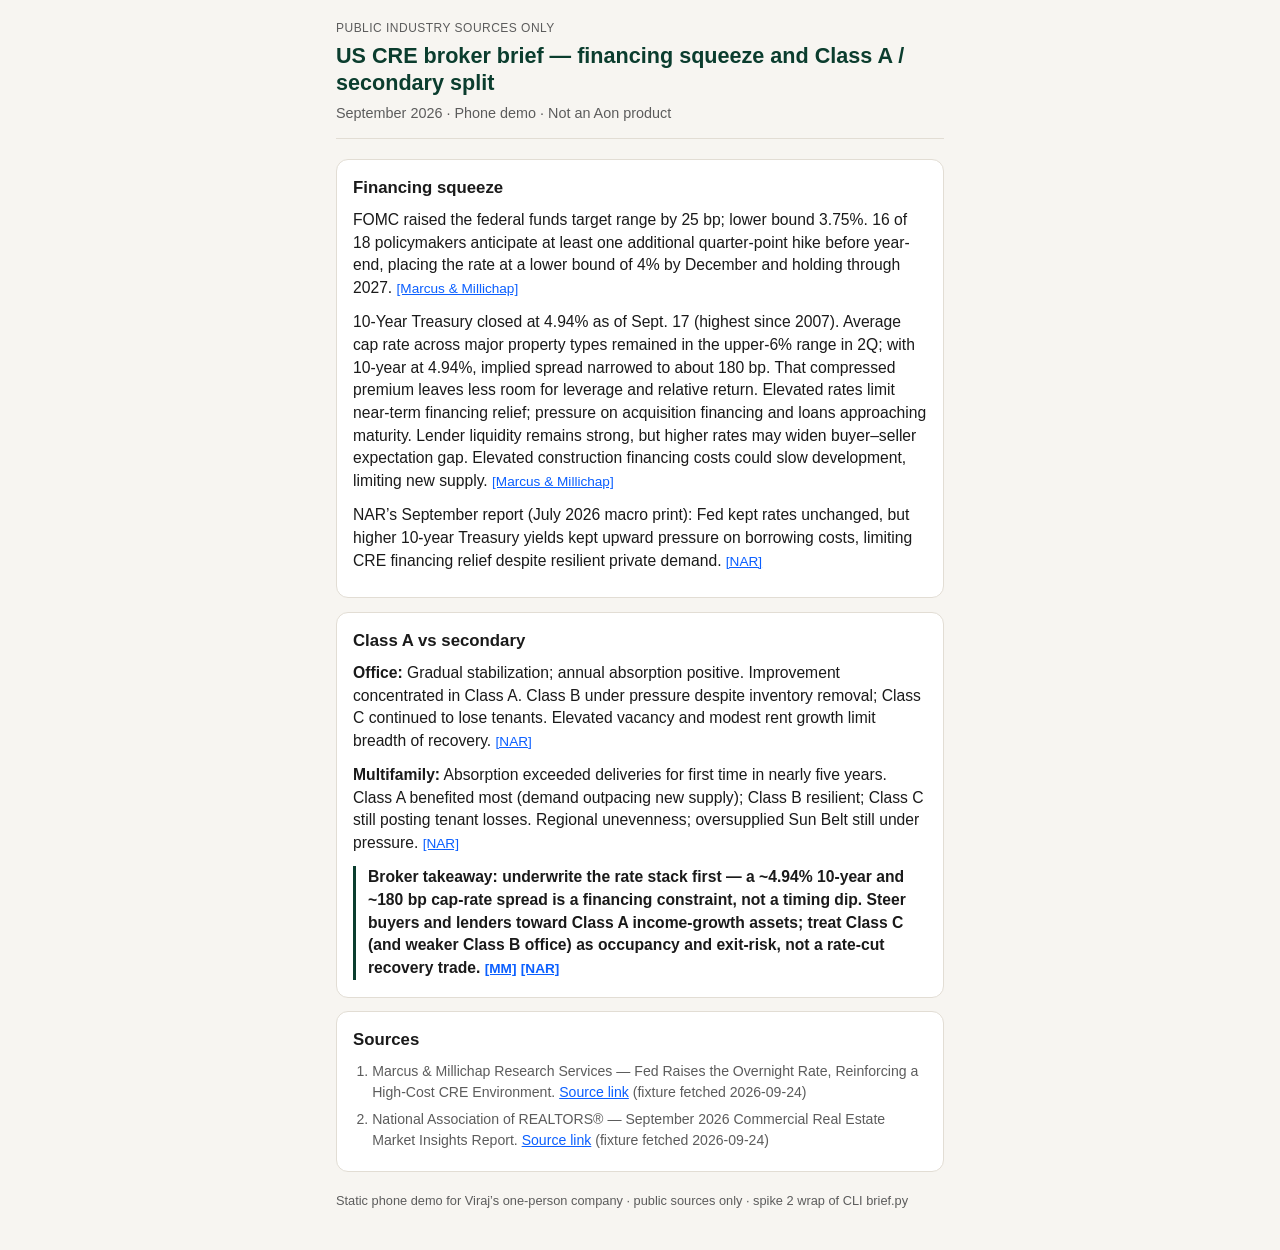
<file: cre-brief/index.html>
<!DOCTYPE html>
<html lang="en">
<head>
  <meta charset="utf-8" />
  <meta name="viewport" content="width=device-width, initial-scale=1, viewport-fit=cover" />
  <meta name="color-scheme" content="light dark" />
  <title>US CRE broker brief — Sep 2026</title>
  <style>
    :root {
      --bg: #f7f5f1;
      --card: #ffffff;
      --ink: #1a1a1a;
      --muted: #5c5c5c;
      --line: #e2ddd4;
      --accent: #0b3d2e;
      --link: #0b5fff;
    }
    @media (prefers-color-scheme: dark) {
      :root {
        --bg: #121412;
        --card: #1c1f1c;
        --ink: #f2f2f0;
        --muted: #a8a8a0;
        --line: #2e332e;
        --accent: #8fd6b5;
        --link: #7eb6ff;
      }
    }
    * { box-sizing: border-box; }
    body {
      margin: 0;
      font-family: -apple-system, BlinkMacSystemFont, "Segoe UI", Roboto, Helvetica, Arial, sans-serif;
      background: var(--bg);
      color: var(--ink);
      line-height: 1.45;
      -webkit-text-size-adjust: 100%;
    }
    main {
      max-width: 40rem;
      margin: 0 auto;
      padding: 1.25rem 1rem 2.5rem;
    }
    header {
      margin-bottom: 1.25rem;
      padding-bottom: 0.85rem;
      border-bottom: 1px solid var(--line);
    }
    .kicker {
      font-size: 0.75rem;
      letter-spacing: 0.04em;
      text-transform: uppercase;
      color: var(--muted);
      margin: 0 0 0.35rem;
    }
    h1 {
      font-size: 1.35rem;
      line-height: 1.25;
      margin: 0 0 0.4rem;
      color: var(--accent);
    }
    .meta { font-size: 0.9rem; color: var(--muted); margin: 0; }
    section {
      background: var(--card);
      border: 1px solid var(--line);
      border-radius: 12px;
      padding: 1rem 1rem 0.85rem;
      margin: 0.85rem 0;
    }
    h2 {
      font-size: 1.05rem;
      margin: 0 0 0.55rem;
    }
    p { margin: 0 0 0.7rem; font-size: 0.98rem; }
    .takeaway {
      border-left: 3px solid var(--accent);
      padding-left: 0.75rem;
      margin: 0.4rem 0 0.2rem;
      font-weight: 600;
    }
    a { color: var(--link); }
    cite, .cite {
      font-style: normal;
      font-size: 0.85rem;
      white-space: nowrap;
    }
    ol.sources {
      margin: 0.4rem 0 0;
      padding-left: 1.2rem;
      font-size: 0.88rem;
      color: var(--muted);
    }
    ol.sources li { margin-bottom: 0.45rem; }
    footer {
      margin-top: 1.25rem;
      font-size: 0.8rem;
      color: var(--muted);
    }
  </style>
</head>
<body>
  <main>
    <header>
      <p class="kicker">Public industry sources only</p>
      <h1>US CRE broker brief — financing squeeze and Class A / secondary split</h1>
      <p class="meta">September 2026 · Phone demo · Not an Aon product</p>
    </header>

    <section>
      <h2>Financing squeeze</h2>
      <p>
        FOMC raised the federal funds target range by 25 bp; lower bound 3.75%.
        16 of 18 policymakers anticipate at least one additional quarter-point hike before year-end,
        placing the rate at a lower bound of 4% by December and holding through 2027.
        <a class="cite" href="https://www.marcusmillichap.com/research/research-brief/2026/09/research-brief-september-financial-markets">[Marcus &amp; Millichap]</a>
      </p>
      <p>
        10-Year Treasury closed at 4.94% as of Sept. 17 (highest since 2007).
        Average cap rate across major property types remained in the upper-6% range in 2Q;
        with 10-year at 4.94%, implied spread narrowed to about 180 bp.
        That compressed premium leaves less room for leverage and relative return.
        Elevated rates limit near-term financing relief; pressure on acquisition financing and loans approaching maturity.
        Lender liquidity remains strong, but higher rates may widen buyer–seller expectation gap.
        Elevated construction financing costs could slow development, limiting new supply.
        <a class="cite" href="https://www.marcusmillichap.com/research/research-brief/2026/09/research-brief-september-financial-markets">[Marcus &amp; Millichap]</a>
      </p>
      <p>
        NAR’s September report (July 2026 macro print): Fed kept rates unchanged, but higher 10-year Treasury yields
        kept upward pressure on borrowing costs, limiting CRE financing relief despite resilient private demand.
        <a class="cite" href="https://www.nar.realtor/commercial-real-estate-market-insights/september-2026-commercial-real-estate-market-insights-report">[NAR]</a>
      </p>
    </section>

    <section>
      <h2>Class A vs secondary</h2>
      <p>
        <strong>Office:</strong> Gradual stabilization; annual absorption positive. Improvement concentrated in Class A.
        Class B under pressure despite inventory removal; Class C continued to lose tenants.
        Elevated vacancy and modest rent growth limit breadth of recovery.
        <a class="cite" href="https://www.nar.realtor/commercial-real-estate-market-insights/september-2026-commercial-real-estate-market-insights-report">[NAR]</a>
      </p>
      <p>
        <strong>Multifamily:</strong> Absorption exceeded deliveries for first time in nearly five years.
        Class A benefited most (demand outpacing new supply); Class B resilient; Class C still posting tenant losses.
        Regional unevenness; oversupplied Sun Belt still under pressure.
        <a class="cite" href="https://www.nar.realtor/commercial-real-estate-market-insights/september-2026-commercial-real-estate-market-insights-report">[NAR]</a>
      </p>
      <p class="takeaway">
        Broker takeaway: underwrite the rate stack first — a ~4.94% 10-year and ~180 bp cap-rate spread is a financing constraint, not a timing dip.
        Steer buyers and lenders toward Class A income-growth assets; treat Class C (and weaker Class B office) as occupancy and exit-risk, not a rate-cut recovery trade.
        <a class="cite" href="https://www.marcusmillichap.com/research/research-brief/2026/09/research-brief-september-financial-markets">[MM]</a>
        <a class="cite" href="https://www.nar.realtor/commercial-real-estate-market-insights/september-2026-commercial-real-estate-market-insights-report">[NAR]</a>
      </p>
    </section>

    <section>
      <h2>Sources</h2>
      <ol class="sources">
        <li>
          Marcus &amp; Millichap Research Services — Fed Raises the Overnight Rate, Reinforcing a High-Cost CRE Environment.
          <a href="https://www.marcusmillichap.com/research/research-brief/2026/09/research-brief-september-financial-markets">Source link</a>
          (fixture fetched 2026-09-24)
        </li>
        <li>
          National Association of REALTORS® — September 2026 Commercial Real Estate Market Insights Report.
          <a href="https://www.nar.realtor/commercial-real-estate-market-insights/september-2026-commercial-real-estate-market-insights-report">Source link</a>
          (fixture fetched 2026-09-24)
        </li>
      </ol>
    </section>

    <footer>
      Static phone demo for Viraj’s one-person company · public sources only · spike 2 wrap of CLI brief.py
    </footer>
  </main>
</body>
</html>
</file>
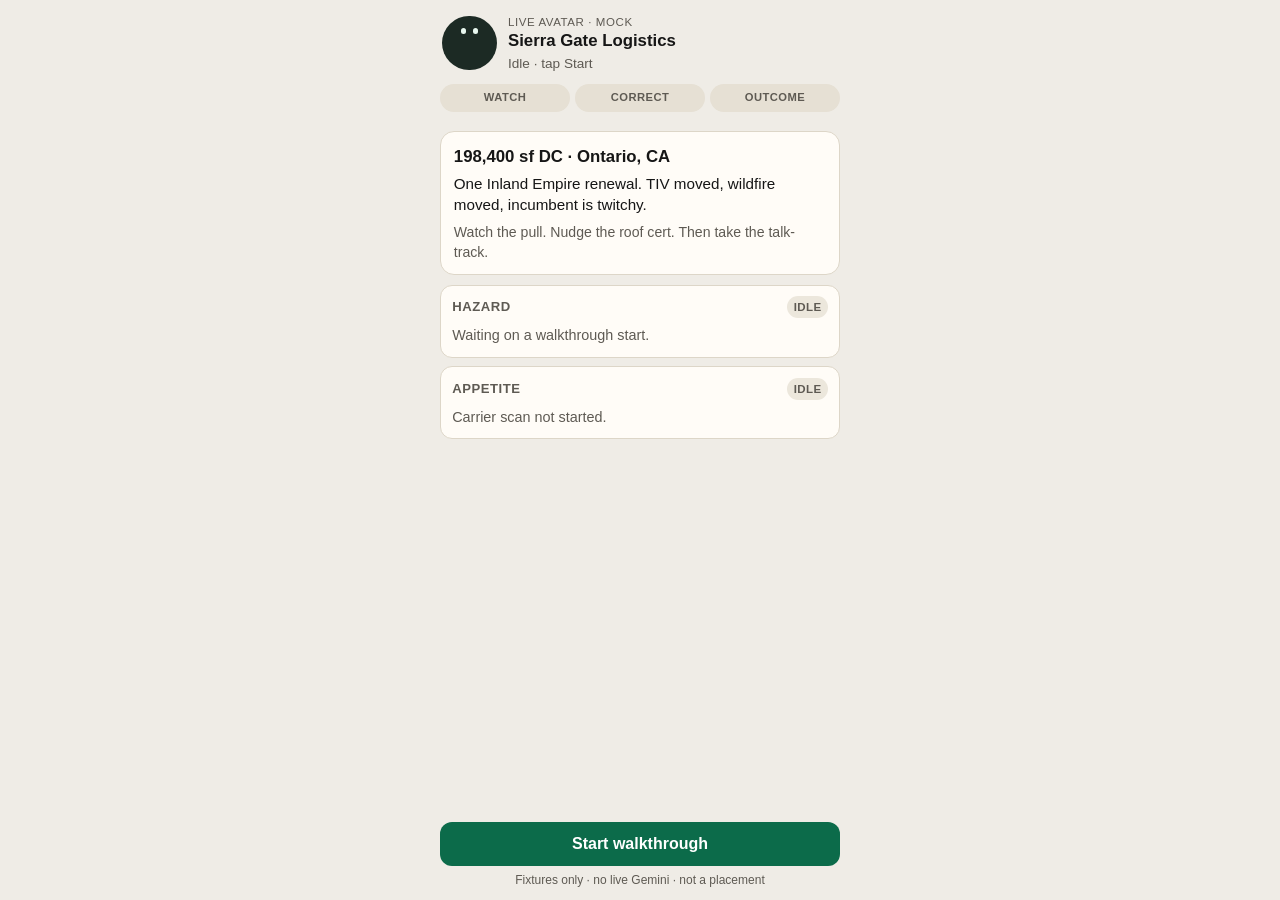
<file: live-avatar-renewal/index.html>
<!DOCTYPE html>
<html lang="en">
<head>
  <meta charset="utf-8" />
  <meta name="viewport" content="width=device-width, initial-scale=1, viewport-fit=cover" />
  <meta name="color-scheme" content="light" />
  <title>Live Avatar · Sierra Gate renewal</title>
  <style>
    :root {
      --bg: #efece6;
      --card: #fffcf7;
      --ink: #161616;
      --muted: #5e5a53;
      --line: #ddd6c8;
      --live: #0c6b4a;
      --live-soft: #d8f3e8;
      --warn: #8a4b00;
      --warn-bg: #fff1d6;
      --tight: #8a1f11;
      --tight-bg: #fde8e6;
      --open: #145c38;
      --open-bg: #def5e8;
      --pulse: #1aa36d;
    }
    * { box-sizing: border-box; }
    html, body { margin: 0; height: 100%; }
    body {
      font-family: -apple-system, BlinkMacSystemFont, "Segoe UI", Roboto, Helvetica, Arial, sans-serif;
      background: var(--bg);
      color: var(--ink);
      line-height: 1.4;
      -webkit-text-size-adjust: 100%;
    }
    .app {
      min-height: 100%;
      max-width: 26.5rem;
      margin: 0 auto;
      display: flex;
      flex-direction: column;
      padding: 0.7rem 0.75rem calc(0.7rem + env(safe-area-inset-bottom));
    }
    header {
      display: flex;
      gap: 0.7rem;
      align-items: center;
      padding: 0.15rem 0.15rem 0.7rem;
    }
    .avatar {
      position: relative;
      width: 3.4rem;
      height: 3.4rem;
      flex: 0 0 3.4rem;
    }
    .ring {
      position: absolute;
      inset: -4px;
      border-radius: 50%;
      border: 2px solid transparent;
    }
    .avatar.talk .ring {
      border-color: var(--pulse);
      animation: pulse 1.1s ease-out infinite;
    }
    .avatar.listen .ring { border-color: #c4b89f; }
    .face {
      width: 100%;
      height: 100%;
      border-radius: 50%;
      background: #1c2a24;
      display: grid;
      place-items: center;
      position: relative;
      z-index: 1;
    }
    .eyes { display: flex; gap: 0.42rem; }
    .eyes i {
      display: block;
      width: 0.34rem;
      height: 0.34rem;
      border-radius: 50%;
      background: #e8f7ef;
    }
    .avatar.talk .mouth {
      position: absolute;
      width: 0.55rem;
      height: 0.22rem;
      border-radius: 0 0 8px 8px;
      background: #8fd6b5;
      bottom: 0.85rem;
      animation: talk 0.28s ease-in-out infinite alternate;
    }
    .who { min-width: 0; }
    .kicker {
      margin: 0;
      font-size: 0.72rem;
      letter-spacing: 0.05em;
      text-transform: uppercase;
      color: var(--muted);
    }
    h1 {
      margin: 0.1rem 0 0;
      font-size: 1.05rem;
      line-height: 1.2;
    }
    .state {
      margin: 0.15rem 0 0;
      font-size: 0.85rem;
      color: var(--live);
      font-weight: 600;
    }
    .state[data-mode="idle"],
    .state[data-mode="done"] { color: var(--muted); font-weight: 500; }
    .state[data-mode="listen"] { color: #6b6254; }
    .ladder {
      display: grid;
      grid-template-columns: 1fr 1fr 1fr;
      gap: 0.3rem;
      list-style: none;
      margin: 0 0 0.55rem;
      padding: 0;
    }
    .ladder li {
      text-align: center;
      font-size: 0.7rem;
      font-weight: 700;
      letter-spacing: 0.04em;
      text-transform: uppercase;
      padding: 0.38rem 0.2rem;
      border-radius: 999px;
      background: #e6e0d4;
      color: var(--muted);
    }
    .ladder li.on { background: var(--live); color: #fff; }
    main { flex: 1; display: flex; flex-direction: column; gap: 0.65rem; min-height: 0; }
    .stage {
      background: var(--card);
      border: 1px solid var(--line);
      border-radius: 14px;
      padding: 0.8rem 0.8rem 0.7rem;
    }
    .app.done .stage { display: none; }
    .app.done main { display: flex; flex-direction: column; }
    .app.done .outcome { order: 1; }
    .app.done .tools { order: 2; }
    .log {
      display: flex;
      flex-direction: column;
      gap: 0.5rem;
      min-height: 7.4rem;
    }
    .bubble {
      max-width: 92%;
      padding: 0.55rem 0.7rem;
      border-radius: 12px;
      font-size: 0.95rem;
    }
    .bubble.av { background: #f3eee4; }
    .bubble.me {
      align-self: flex-end;
      background: var(--live-soft);
    }
    .bubble .tag {
      display: block;
      font-size: 0.7rem;
      letter-spacing: 0.03em;
      text-transform: uppercase;
      color: var(--muted);
      margin-bottom: 0.15rem;
    }
    .idle-copy h2 {
      margin: 0 0 0.3rem;
      font-size: 1.05rem;
    }
    .idle-copy p { margin: 0 0 0.45rem; font-size: 0.95rem; color: var(--ink); }
    .idle-copy p:last-child { margin: 0; color: var(--muted); font-size: 0.88rem; }
    .tools { display: grid; gap: 0.55rem; }
    .panel {
      background: var(--card);
      border: 1px solid var(--line);
      border-radius: 12px;
      padding: 0.65rem 0.7rem 0.7rem;
    }
    .panel-h {
      display: flex;
      justify-content: space-between;
      align-items: center;
      gap: 0.5rem;
      margin-bottom: 0.45rem;
    }
    .panel-h h2 { margin: 0; font-size: 0.82rem; letter-spacing: 0.04em; text-transform: uppercase; color: var(--muted); }
    .pill {
      font-size: 0.72rem;
      font-weight: 700;
      letter-spacing: 0.03em;
      text-transform: uppercase;
      padding: 0.18rem 0.4rem;
      border-radius: 999px;
      background: #ece7dc;
      color: var(--muted);
    }
    .pill.fetch { background: #fff1d6; color: var(--warn); }
    .pill.ready { background: var(--live-soft); color: var(--live); }
    .wait, .load { margin: 0; font-size: 0.9rem; color: var(--muted); }
    .load { color: var(--warn); }
    .hazard-grid { display: grid; grid-template-columns: 4.4rem 1fr; gap: 0.65rem; align-items: center; }
    .map {
      display: grid;
      grid-template-columns: repeat(4, 1fr);
      gap: 3px;
      width: 4.4rem;
    }
    .map b {
      display: block;
      aspect-ratio: 1;
      border-radius: 3px;
      background: #e6e0d4;
    }
    .map b.w { background: #e8a23a; }
    .map b.x { background: #0c6b4a; }
    .facts { margin: 0; padding: 0; list-style: none; font-size: 0.9rem; }
    .facts li {
      display: flex;
      justify-content: space-between;
      gap: 0.6rem;
      padding: 0.12rem 0;
    }
    .facts span { color: var(--muted); }
    .chips { display: flex; flex-wrap: wrap; gap: 0.4rem; }
    .chip {
      border: 1px solid var(--line);
      background: #fff;
      border-radius: 999px;
      padding: 0.28rem 0.55rem;
      font-size: 0.82rem;
    }
    .chip.open { background: var(--open-bg); border-color: transparent; color: var(--open); }
    .chip.tight { background: var(--tight-bg); border-color: transparent; color: var(--tight); }
    .outcome {
      background: var(--card);
      border: 1px solid var(--line);
      border-radius: 12px;
      padding: 0.75rem 0.75rem 0.65rem;
    }
    .outcome h2 { margin: 0 0 0.45rem; font-size: 1rem; }
    .delta {
      display: grid;
      gap: 0.28rem;
      margin: 0 0 0.65rem;
      font-size: 0.92rem;
    }
    .delta div { display: flex; justify-content: space-between; gap: 0.6rem; }
    .delta span { color: var(--muted); }
    .track { margin: 0; padding-left: 1.1rem; font-size: 0.92rem; }
    .track li { margin: 0 0 0.35rem; }
    .bar {
      display: grid;
      gap: 0.45rem;
      margin-top: auto;
      padding-top: 0.45rem;
      background: var(--bg);
      position: sticky;
      bottom: 0;
    }
    .bar.row { grid-template-columns: 1fr 1fr; }
    button {
      appearance: none;
      border: 0;
      border-radius: 12px;
      min-height: 2.75rem;
      padding: 0.65rem 0.8rem;
      font: inherit;
      font-weight: 650;
      font-size: 1rem;
      background: var(--live);
      color: #fff;
    }
    button.ghost {
      background: #fff;
      color: var(--ink);
      border: 1px solid var(--line);
    }
    button:disabled { opacity: 0.45; }
    button:focus-visible { outline: 3px solid #1aa36d; outline-offset: 2px; }
    .hidden { display: none; }
    footer {
      margin: 0.35rem 0 0;
      font-size: 0.75rem;
      color: var(--muted);
      text-align: center;
    }
    @keyframes pulse {
      0% { transform: scale(0.96); opacity: 1; }
      100% { transform: scale(1.12); opacity: 0.2; }
    }
    @keyframes talk {
      from { transform: scaleX(0.7); }
      to { transform: scaleX(1.15); }
    }
    @media (prefers-reduced-motion: reduce) {
      .avatar.talk .ring, .avatar.talk .mouth { animation: none; }
    }
  </style>
</head>
<body>
  <div class="app" id="app">
    <header>
      <div class="avatar" id="avatar" data-mode="idle">
        <div class="ring"></div>
        <div class="face">
          <div class="eyes"><i></i><i></i></div>
          <div class="mouth"></div>
        </div>
      </div>
      <div class="who">
        <p class="kicker">Live Avatar · mock</p>
        <h1>Sierra Gate Logistics</h1>
        <p class="state" id="modeLabel" data-mode="idle">Idle · tap Start</p>
      </div>
    </header>

    <main>
      <ol class="ladder" id="ladder" aria-label="Trust ladder">
        <li data-k="watch">Watch</li>
        <li data-k="correct">Correct</li>
        <li data-k="outcome">Outcome</li>
      </ol>
      <section class="stage" aria-live="polite">
        <div class="idle-copy" id="idleCopy">
          <h2>198,400 sf DC · Ontario, CA</h2>
          <p>One Inland Empire renewal. TIV moved, wildfire moved, incumbent is twitchy.</p>
          <p>Watch the pull. Nudge the roof cert. Then take the talk-track.</p>
        </div>
        <div class="log hidden" id="log"></div>
      </section>

      <section class="tools" id="tools">
        <article class="panel" id="hazardPanel">
          <div class="panel-h">
            <h2>Hazard</h2>
            <span class="pill" id="hazardPill">Idle</span>
          </div>
          <div class="wait" id="hazardBody">Waiting on a walkthrough start.</div>
        </article>
        <article class="panel" id="appetitePanel">
          <div class="panel-h">
            <h2>Appetite</h2>
            <span class="pill" id="appetitePill">Idle</span>
          </div>
          <div class="wait" id="appetiteBody">Carrier scan not started.</div>
        </article>
      </section>

      <section class="outcome hidden" id="outcome">
        <h2>Renewal snapshot</h2>
        <div class="delta" id="delta"></div>
        <h2>Talk-track</h2>
        <ol class="track" id="track"></ol>
      </section>
    </main>

    <div class="bar" id="bar">
      <button type="button" id="startBtn">Start walkthrough</button>
    </div>
    <footer>Fixtures only · no live Gemini · not a placement</footer>
  </div>

  <script>
    const TALK = [
      {
        av: "Sierra Gate, Ontario. One renewal. TIV moved, the wildfire score moved, and the incumbent is twitchy. Three things change the bind.",
        chip: "Walk the YoY"
      },
      {
        av: "TIV $68.2M to $79.6M. Contents and a new shuttle aisle — not a new box. Roof is 14-year TPO. They recoated 22k after ponding last monsoon.",
        chip: "What do markets care about?"
      },
      {
        av: "Markets price ember, not the tilt-wall. Wildfire 72, up nine. Hail is quiet. Quake is a lender line. Roof age is the argument.",
        chip: "Who will write it?",
        tool: "appetite"
      },
      {
        av: "Northline wants 5% wildfire or they walk. Harbor Mutual will look if we prove the roof. Ridge Surplus is the 3% backup.",
        chip: "What do we need from them?"
      },
      {
        av: "From them today: roof cert, coating invoice, five-year losses, updated SOV for the shuttle, one page on defensible space. Without those Harbor never quotes.",
        end: true
      }
    ];

    const el = {
      app: document.getElementById("app"),
      avatar: document.getElementById("avatar"),
      mode: document.getElementById("modeLabel"),
      idle: document.getElementById("idleCopy"),
      log: document.getElementById("log"),
      bar: document.getElementById("bar"),
      outcome: document.getElementById("outcome"),
      delta: document.getElementById("delta"),
      track: document.getElementById("track"),
      tools: document.getElementById("tools"),
      hazardPill: document.getElementById("hazardPill"),
      hazardBody: document.getElementById("hazardBody"),
      appetitePill: document.getElementById("appetitePill"),
      appetiteBody: document.getElementById("appetiteBody")
    };

    let step = -1;
    let speaking = false;
    let advancing = false;
    let nudged = false;
    let hazardState = "idle";
    let appetiteState = "idle";
    const timers = [];

    function trackLines() {
      return nudged ? [
        "Open TIV, not premium. The extra $11.4M is shuttle stock, not a new building.",
        "Read wildfire as ember. Score 72 is why Northline is 5% or out.",
        "Roof cert is already in. Do not re-ask. Harbor can quote.",
        "Still pull five-year losses and the shuttle SOV this week."
      ] : [
        "Open TIV, not premium. The extra $11.4M is shuttle stock, not a new building.",
        "Read wildfire as ember. Score 72 is why Northline is 5% or out.",
        "Roof is 14-year TPO. Harbor dies without the cert and the 22k coating invoice.",
        "Ridge Surplus is the fail-safe, not the first call."
      ];
    }

    function lineFor(i) {
      if (nudged && i === 3) return "Northline still wants 5% or they walk. Harbor is quote-ready on the roof. Ridge is the 3% backup.";
      if (nudged && i === 4) return "Cert is already in. Still need five-year losses, updated SOV, and the defensible-space page. Harbor can quote.";
      return TALK[i].av;
    }

    function setPhase(name) {
      document.querySelectorAll("#ladder li").forEach(function (li) {
        li.classList.toggle("on", li.dataset.k === name);
      });
    }

    function later(fn, ms) {
      const id = setTimeout(fn, ms);
      timers.push(id);
      return id;
    }

    function clearTimers() {
      while (timers.length) clearTimeout(timers.pop());
    }

    function setMode(mode, label) {
      el.avatar.className = "avatar " + (mode === "talk" ? "talk" : mode === "listen" ? "listen" : "");
      el.avatar.dataset.mode = mode;
      el.mode.dataset.mode = mode;
      el.mode.textContent = label;
    }

    function addBubble(who, text) {
      const div = document.createElement("div");
      div.className = "bubble " + who;
      div.innerHTML = "<span class=\"tag\">" + (who === "av" ? "Avatar" : "You") + "</span>" + text;
      el.log.appendChild(div);
      const extras = [...el.log.querySelectorAll(".bubble")].slice(0, -3);
      extras.forEach((node) => node.remove());
    }

    function setPill(pill, kind, text) {
      pill.className = "pill" + (kind ? " " + kind : "");
      pill.textContent = text;
    }

    function fillHazard() {
      hazardState = "ready";
      setPill(el.hazardPill, "ready", "In");
      el.hazardBody.className = "";
      el.hazardBody.innerHTML =
        "<div class=\"hazard-grid\">" +
          "<div class=\"map\" aria-hidden=\"true\">" +
            "<b></b><b></b><b class=\"w\"></b><b class=\"w\"></b>" +
            "<b></b><b class=\"x\"></b><b class=\"w\"></b><b></b>" +
            "<b></b><b></b><b></b><b></b>" +
          "</div>" +
          "<ul class=\"facts\">" +
            "<li><span>Wildfire</span><b>72 · +9 YoY</b></li>" +
            "<li><span>Hail</span><b>18 · quiet</b></li>" +
            (nudged ? "<li><span>Roof</span><b>cert in</b></li>" : "<li><span>Site</span><b>0.4 mi WUI</b></li>") +
          "</ul>" +
        "</div>";
    }

    function fillAppetite() {
      appetiteState = "ready";
      setPill(el.appetitePill, "ready", "In");
      el.appetiteBody.className = "chips";
      el.appetiteBody.innerHTML = nudged
        ? "<span class=\"chip tight\">Northline · 5% or out</span>" +
          "<span class=\"chip open\">Harbor · quote ready</span>" +
          "<span class=\"chip open\">Ridge · 3% surplus</span>"
        : "<span class=\"chip tight\">Northline · 5% or out</span>" +
          "<span class=\"chip open\">Harbor · open if roof</span>" +
          "<span class=\"chip open\">Ridge · 3% surplus</span>";
    }

    function startHazard() {
      hazardState = "fetch";
      setPill(el.hazardPill, "fetch", "Fetching…");
      el.hazardBody.className = "load";
      el.hazardBody.textContent = "Pulling Ontario / San Bernardino wildfire + hail…";
      later(fillHazard, 1700);
    }

    function startAppetite() {
      appetiteState = "fetch";
      setPill(el.appetitePill, "fetch", "Fetching…");
      el.appetiteBody.className = "load";
      el.appetiteBody.textContent = "Scanning incumbent + two backups…";
      later(fillAppetite, 2100);
    }

    function fillOutcome() {
      const premium = nudged ? "+4–7% if Harbor quotes" : "+8–12% if Harbor quotes";
      const need = nudged ? "losses · SOV · space note" : "roof cert · losses · SOV";
      el.delta.innerHTML =
        "<div><span>Premium</span><b>" + premium + "</b></div>" +
        "<div><span>TIV</span><b>$68.2M → $79.6M</b></div>" +
        "<div><span>Wildfire</span><b>63 → 72</b></div>" +
        "<div><span>Need</span><b>" + need + "</b></div>";
      el.track.innerHTML = trackLines().map(function (line) { return "<li>" + line + "</li>"; }).join("");
    }

    function nudge() {
      if (nudged || step < 0 || TALK[step].end || advancing) return;
      nudged = true;
      setPhase("correct");
      addBubble("me", "Nudge: roof cert is already in the file.");
      setMode("talk", "Correcting · mock");
      if (hazardState === "ready") fillHazard();
      if (appetiteState === "ready") startAppetite();
      renderBar();
      later(function () {
        addBubble("av", "Noted. Harbor treats the roof as proven. Northline still wants 5%. Losses and SOV still gate the bind.");
        setMode("listen", "Listening · your tap");
      }, 550);
    }

    function renderBar() {
      el.bar.innerHTML = "";
      el.bar.className = "bar";
      if (step < 0) {
        const b = document.createElement("button");
        b.id = "startBtn";
        b.textContent = "Start walkthrough";
        b.addEventListener("click", start);
        el.bar.appendChild(b);
        return;
      }
      if (TALK[step].end) {
        el.bar.className = "bar row";
        const copy = document.createElement("button");
        copy.className = "ghost";
        copy.id = "copyBtn";
        copy.textContent = "Copy talk-track";
        copy.addEventListener("click", function () {
          function fallback() {
            const ta = document.createElement("textarea");
            ta.value = trackLines().join("\n");
            ta.setAttribute("readonly", "");
            ta.style.cssText = "position:fixed;left:-9999px";
            document.body.appendChild(ta);
            ta.select();
            let ok = false;
            try { ok = document.execCommand("copy"); } catch (e) { ok = false; }
            ta.remove();
            return ok;
          }
          function done(ok) {
            copy.textContent = ok ? "Copied" : "Copy failed";
            later(function () { copy.textContent = "Copy talk-track"; }, 1400);
          }
          if (navigator.clipboard && navigator.clipboard.writeText) {
            navigator.clipboard.writeText(trackLines().join("\n")).then(function () { done(true); }).catch(function () { done(fallback()); });
          } else {
            done(fallback());
          }
        });
        const restart = document.createElement("button");
        restart.id = "restartBtn";
        restart.textContent = "Restart";
        restart.addEventListener("click", reset);
        el.bar.appendChild(copy);
        el.bar.appendChild(restart);
        return;
      }
      const correct = document.createElement("button");
      correct.className = "ghost";
      correct.id = "nudgeBtn";
      correct.textContent = nudged ? "Nudged · roof cert in" : "Nudge: roof cert in";
      correct.disabled = nudged;
      correct.addEventListener("click", nudge);
      const next = document.createElement("button");
      next.id = "nextBtn";
      next.textContent = TALK[step].chip;
      next.addEventListener("click", advance);
      el.bar.appendChild(correct);
      el.bar.appendChild(next);
    }

    function sayCurrent() {
      speaking = true;
      setMode("talk", "Speaking · mock");
      addBubble("av", lineFor(step));
      if (TALK[step].tool === "hazard") startHazard();
      if (TALK[step].tool === "appetite") startAppetite();
      later(function () {
        speaking = false;
        if (TALK[step].end) {
          setMode("done", "Walkthrough done");
          el.app.classList.add("done");
          setPhase("outcome");
          fillOutcome();
          el.outcome.classList.remove("hidden");
          el.outcome.scrollIntoView({ block: "start" });
        } else {
          setMode("listen", "Listening · your tap");
        }
      }, 900);
    }

    function start() {
      step = 0;
      setPhase("watch");
      el.idle.classList.add("hidden");
      el.log.classList.remove("hidden");
      el.log.innerHTML = "";
      sayCurrent();
      startHazard();
      renderBar();
    }

    function advance() {
      if (advancing || step < 0 || TALK[step].end) return;
      advancing = true;
      const reply = TALK[step].chip;
      setMode("listen", "Heard you");
      addBubble("me", reply);
      later(function () {
        step += 1;
        sayCurrent();
        renderBar();
        advancing = false;
      }, 280);
    }

    function reset() {
      clearTimers();
      step = -1;
      speaking = false;
      advancing = false;
      nudged = false;
      hazardState = "idle";
      appetiteState = "idle";
      setPhase("");
      el.log.innerHTML = "";
      el.log.classList.add("hidden");
      el.idle.classList.remove("hidden");
      el.outcome.classList.add("hidden");
      el.app.classList.remove("done");
      setMode("idle", "Idle · tap Start");
      setPill(el.hazardPill, "", "Idle");
      el.hazardBody.className = "wait";
      el.hazardBody.textContent = "Waiting on a walkthrough start.";
      setPill(el.appetitePill, "", "Idle");
      el.appetiteBody.className = "wait";
      el.appetiteBody.textContent = "Carrier scan not started.";
      renderBar();
    }

    document.getElementById("startBtn").addEventListener("click", start);
  </script>
</body>
</html>
</file>
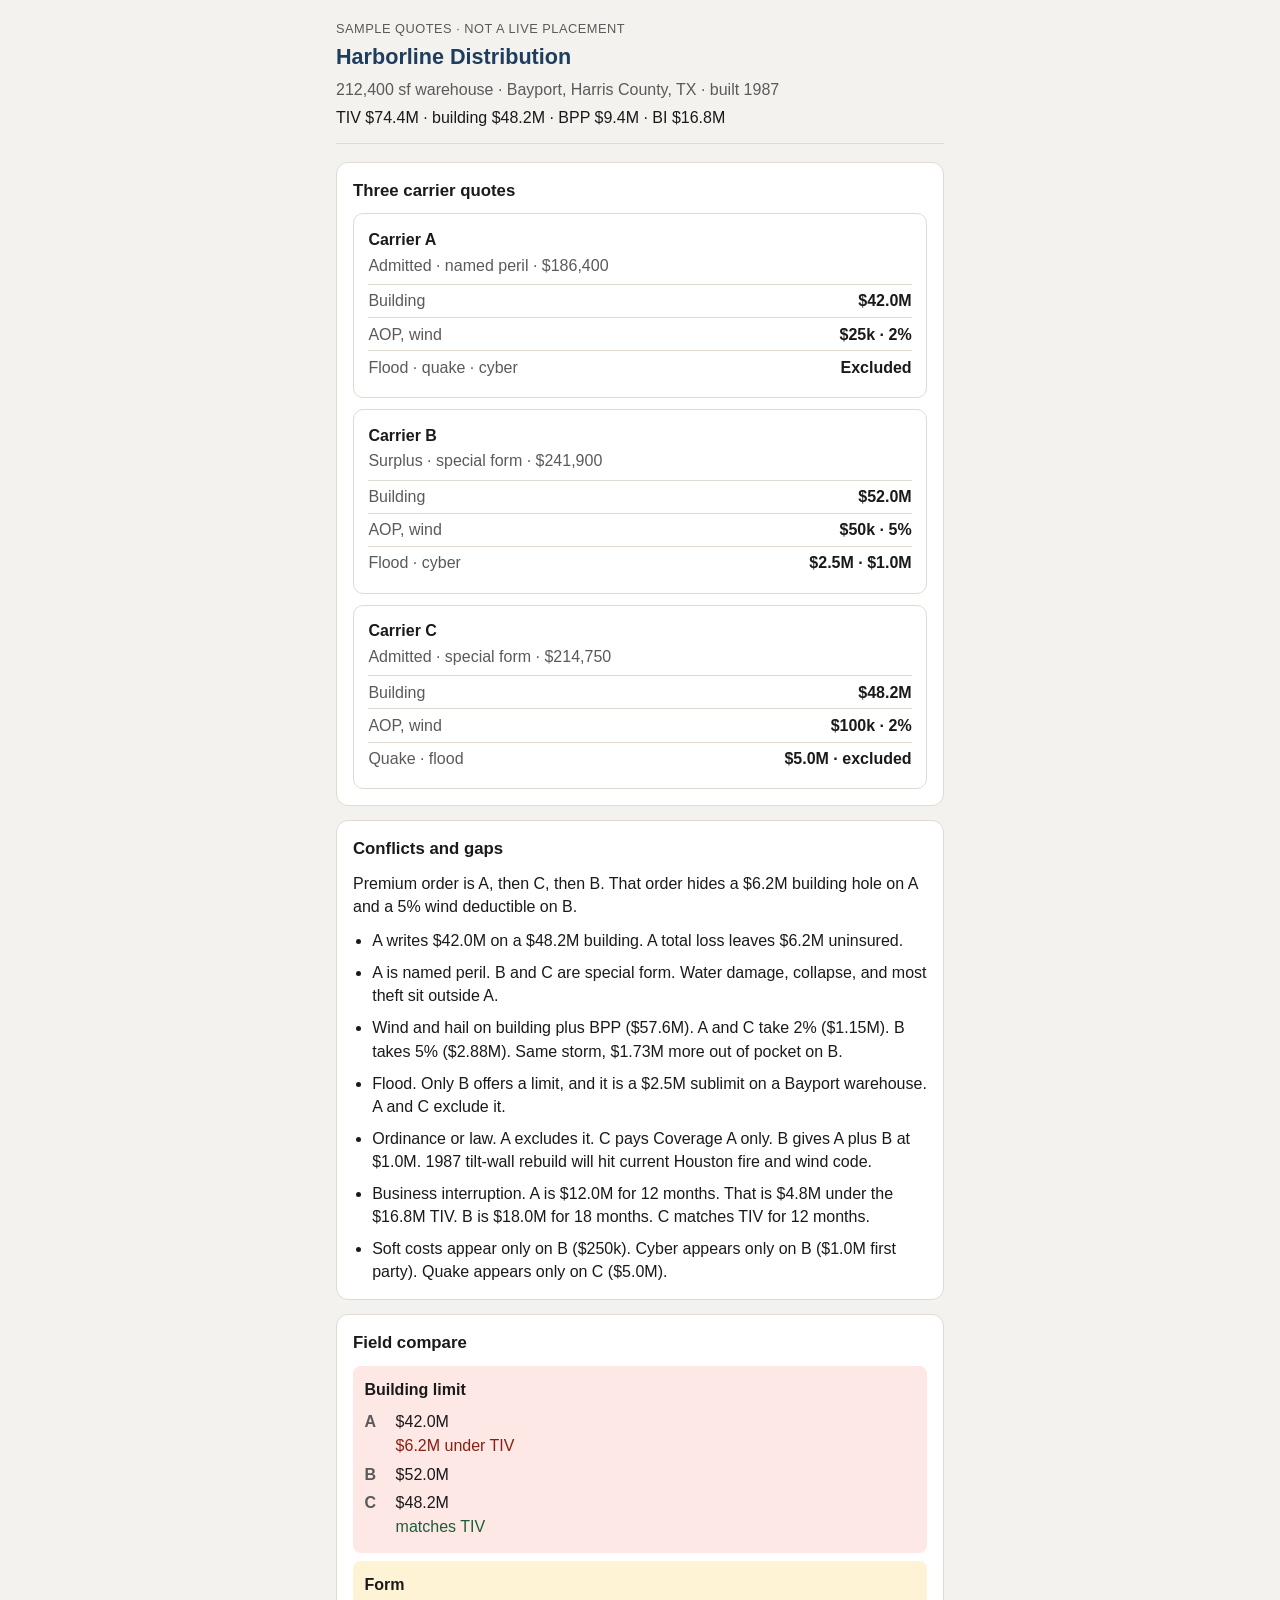
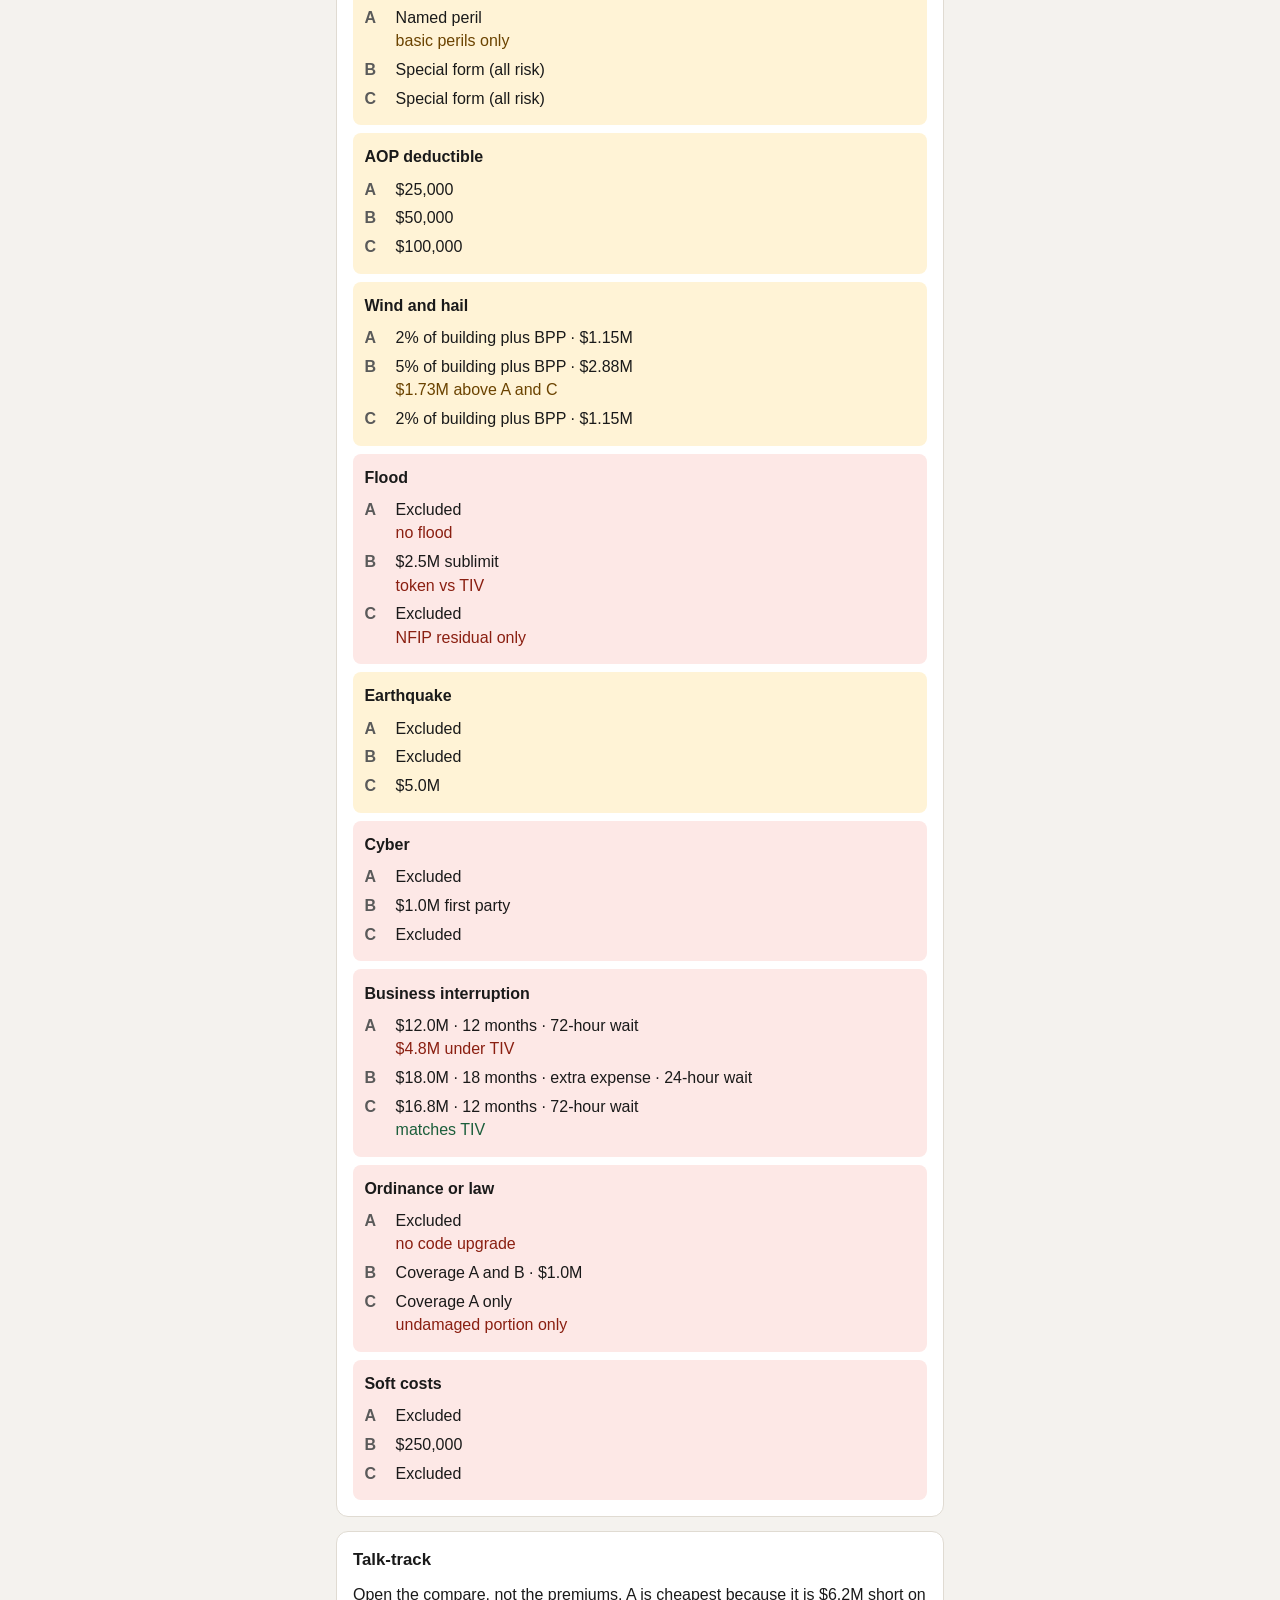
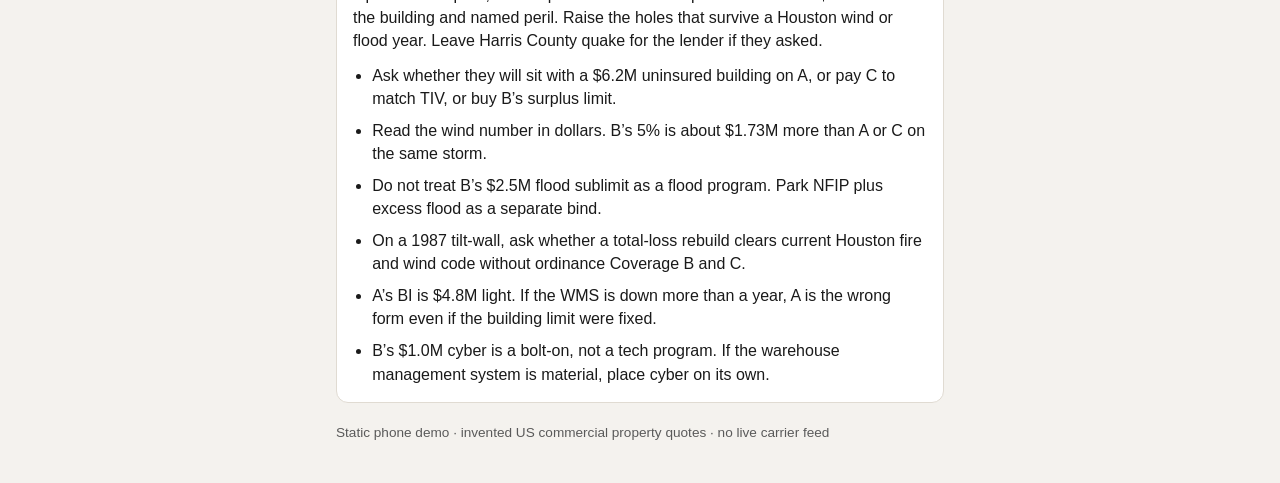
<file: quote-gap/index.html>
<!DOCTYPE html>
<html lang="en">
<head>
  <meta charset="utf-8" />
  <meta name="viewport" content="width=device-width, initial-scale=1, viewport-fit=cover" />
  <meta name="color-scheme" content="light dark" />
  <title>Quote gap spotter. Harborline Distribution</title>
  <style>
    :root {
      --bg: #f4f2ee;
      --card: #ffffff;
      --ink: #1a1a1a;
      --muted: #5a5a5a;
      --line: #e0dbd2;
      --accent: #1f3d5c;
      --conflict-bg: #fff3d6;
      --conflict-ink: #6b4300;
      --gap-bg: #fde8e6;
      --gap-ink: #8a1f11;
      --ok: #1b5e3b;
    }
    @media (prefers-color-scheme: dark) {
      :root {
        --bg: #121418;
        --card: #1b1e24;
        --ink: #f0efe9;
        --muted: #a8a69c;
        --line: #2c3138;
        --accent: #9ec0e0;
        --conflict-bg: #3a2e12;
        --conflict-ink: #f0c36a;
        --gap-bg: #3a1c18;
        --gap-ink: #f0a090;
        --ok: #8fd6b5;
      }
    }
    * { box-sizing: border-box; }
    html { font-size: 16px; }
    body {
      margin: 0;
      font-family: -apple-system, BlinkMacSystemFont, "Segoe UI", Roboto, Helvetica, Arial, sans-serif;
      background: var(--bg);
      color: var(--ink);
      line-height: 1.45;
      -webkit-text-size-adjust: 100%;
    }
    main {
      max-width: 40rem;
      margin: 0 auto;
      padding: 1.25rem 1rem calc(2.5rem + env(safe-area-inset-bottom));
    }
    header {
      margin-bottom: 1.1rem;
      padding-bottom: 0.85rem;
      border-bottom: 1px solid var(--line);
    }
    .kicker {
      font-size: 0.8rem;
      letter-spacing: 0.04em;
      text-transform: uppercase;
      color: var(--muted);
      margin: 0 0 0.35rem;
    }
    h1 {
      font-size: 1.35rem;
      line-height: 1.25;
      margin: 0 0 0.4rem;
      color: var(--accent);
    }
    .meta { font-size: 1rem; color: var(--muted); margin: 0 0 0.35rem; }
    .tiv { margin: 0; font-size: 1rem; }
    section {
      background: var(--card);
      border: 1px solid var(--line);
      border-radius: 12px;
      padding: 1rem;
      margin: 0.85rem 0;
    }
    h2 {
      font-size: 1.05rem;
      margin: 0 0 0.65rem;
    }
    p { margin: 0 0 0.7rem; font-size: 1rem; }
    p:last-child { margin-bottom: 0; }
    .cards { display: grid; gap: 0.7rem; }
    article {
      border: 1px solid var(--line);
      border-radius: 10px;
      padding: 0.85rem 0.9rem;
    }
    article h3 {
      font-size: 1rem;
      margin: 0 0 0.15rem;
    }
    .who { margin: 0 0 0.45rem; color: var(--muted); font-size: 1rem; }
    .facts {
      margin: 0;
      padding: 0;
      list-style: none;
      font-size: 1rem;
    }
    .facts li {
      display: flex;
      justify-content: space-between;
      gap: 0.75rem;
      padding: 0.28rem 0;
      border-top: 1px solid var(--line);
    }
    .facts span { color: var(--muted); }
    .facts b { font-weight: 600; text-align: right; }
    .gaps { margin: 0; padding-left: 1.2rem; }
    .gaps li { margin: 0 0 0.55rem; font-size: 1rem; }
    .gaps li:last-child { margin-bottom: 0; }
    .row {
      padding: 0.7rem 0.65rem;
      border-radius: 8px;
      margin: 0 0 0.5rem;
      border: 1px solid var(--line);
    }
    .row:last-child { margin-bottom: 0; }
    .row.conflict { background: var(--conflict-bg); border-color: transparent; }
    .row.gap { background: var(--gap-bg); border-color: transparent; }
    .row h3 {
      font-size: 1rem;
      margin: 0 0 0.4rem;
    }
    .vals { margin: 0; }
    .vals div {
      display: grid;
      grid-template-columns: 1.4rem 1fr;
      gap: 0.45rem 0.55rem;
      align-items: baseline;
      padding: 0.18rem 0;
    }
    .vals dt {
      margin: 0;
      font-weight: 700;
      color: var(--muted);
    }
    .vals dd { margin: 0; }
    .flag { display: block; font-size: 1rem; color: var(--conflict-ink); }
    .row.gap .flag { color: var(--gap-ink); }
    .ok { display: block; font-size: 1rem; color: var(--ok); }
    footer {
      margin-top: 1.25rem;
      font-size: 0.85rem;
      color: var(--muted);
    }
  </style>
</head>
<body>
  <main>
    <header>
      <p class="kicker">Sample quotes · not a live placement</p>
      <h1>Harborline Distribution</h1>
      <p class="meta">212,400 sf warehouse · Bayport, Harris County, TX · built 1987</p>
      <p class="tiv">TIV $74.4M · building $48.2M · BPP $9.4M · BI $16.8M</p>
    </header>

    <section>
      <h2>Three carrier quotes</h2>
      <div class="cards">
        <article>
          <h3>Carrier A</h3>
          <p class="who">Admitted · named peril · $186,400</p>
          <ul class="facts">
            <li><span>Building</span><b>$42.0M</b></li>
            <li><span>AOP, wind</span><b>$25k · 2%</b></li>
            <li><span>Flood · quake · cyber</span><b>Excluded</b></li>
          </ul>
        </article>
        <article>
          <h3>Carrier B</h3>
          <p class="who">Surplus · special form · $241,900</p>
          <ul class="facts">
            <li><span>Building</span><b>$52.0M</b></li>
            <li><span>AOP, wind</span><b>$50k · 5%</b></li>
            <li><span>Flood · cyber</span><b>$2.5M · $1.0M</b></li>
          </ul>
        </article>
        <article>
          <h3>Carrier C</h3>
          <p class="who">Admitted · special form · $214,750</p>
          <ul class="facts">
            <li><span>Building</span><b>$48.2M</b></li>
            <li><span>AOP, wind</span><b>$100k · 2%</b></li>
            <li><span>Quake · flood</span><b>$5.0M · excluded</b></li>
          </ul>
        </article>
      </div>
    </section>

    <section>
      <h2>Conflicts and gaps</h2>
      <p>Premium order is A, then C, then B. That order hides a $6.2M building hole on A and a 5% wind deductible on B.</p>
      <ul class="gaps">
        <li>A writes $42.0M on a $48.2M building. A total loss leaves $6.2M uninsured.</li>
        <li>A is named peril. B and C are special form. Water damage, collapse, and most theft sit outside A.</li>
        <li>Wind and hail on building plus BPP ($57.6M). A and C take 2% ($1.15M). B takes 5% ($2.88M). Same storm, $1.73M more out of pocket on B.</li>
        <li>Flood. Only B offers a limit, and it is a $2.5M sublimit on a Bayport warehouse. A and C exclude it.</li>
        <li>Ordinance or law. A excludes it. C pays Coverage A only. B gives A plus B at $1.0M. 1987 tilt-wall rebuild will hit current Houston fire and wind code.</li>
        <li>Business interruption. A is $12.0M for 12 months. That is $4.8M under the $16.8M TIV. B is $18.0M for 18 months. C matches TIV for 12 months.</li>
        <li>Soft costs appear only on B ($250k). Cyber appears only on B ($1.0M first party). Quake appears only on C ($5.0M).</li>
      </ul>
    </section>

    <section>
      <h2>Field compare</h2>

      <div class="row gap">
        <h3>Building limit</h3>
        <dl class="vals">
          <div><dt>A</dt><dd>$42.0M <span class="flag">$6.2M under TIV</span></dd></div>
          <div><dt>B</dt><dd>$52.0M</dd></div>
          <div><dt>C</dt><dd>$48.2M <span class="ok">matches TIV</span></dd></div>
        </dl>
      </div>

      <div class="row conflict">
        <h3>Form</h3>
        <dl class="vals">
          <div><dt>A</dt><dd>Named peril <span class="flag">basic perils only</span></dd></div>
          <div><dt>B</dt><dd>Special form (all risk)</dd></div>
          <div><dt>C</dt><dd>Special form (all risk)</dd></div>
        </dl>
      </div>

      <div class="row conflict">
        <h3>AOP deductible</h3>
        <dl class="vals">
          <div><dt>A</dt><dd>$25,000</dd></div>
          <div><dt>B</dt><dd>$50,000</dd></div>
          <div><dt>C</dt><dd>$100,000</dd></div>
        </dl>
      </div>

      <div class="row conflict">
        <h3>Wind and hail</h3>
        <dl class="vals">
          <div><dt>A</dt><dd>2% of building plus BPP · $1.15M</dd></div>
          <div><dt>B</dt><dd>5% of building plus BPP · $2.88M <span class="flag">$1.73M above A and C</span></dd></div>
          <div><dt>C</dt><dd>2% of building plus BPP · $1.15M</dd></div>
        </dl>
      </div>

      <div class="row gap">
        <h3>Flood</h3>
        <dl class="vals">
          <div><dt>A</dt><dd>Excluded <span class="flag">no flood</span></dd></div>
          <div><dt>B</dt><dd>$2.5M sublimit <span class="flag">token vs TIV</span></dd></div>
          <div><dt>C</dt><dd>Excluded <span class="flag">NFIP residual only</span></dd></div>
        </dl>
      </div>

      <div class="row conflict">
        <h3>Earthquake</h3>
        <dl class="vals">
          <div><dt>A</dt><dd>Excluded</dd></div>
          <div><dt>B</dt><dd>Excluded</dd></div>
          <div><dt>C</dt><dd>$5.0M</dd></div>
        </dl>
      </div>

      <div class="row gap">
        <h3>Cyber</h3>
        <dl class="vals">
          <div><dt>A</dt><dd>Excluded</dd></div>
          <div><dt>B</dt><dd>$1.0M first party</dd></div>
          <div><dt>C</dt><dd>Excluded</dd></div>
        </dl>
      </div>

      <div class="row gap">
        <h3>Business interruption</h3>
        <dl class="vals">
          <div><dt>A</dt><dd>$12.0M · 12 months · 72-hour wait <span class="flag">$4.8M under TIV</span></dd></div>
          <div><dt>B</dt><dd>$18.0M · 18 months · extra expense · 24-hour wait</dd></div>
          <div><dt>C</dt><dd>$16.8M · 12 months · 72-hour wait <span class="ok">matches TIV</span></dd></div>
        </dl>
      </div>

      <div class="row gap">
        <h3>Ordinance or law</h3>
        <dl class="vals">
          <div><dt>A</dt><dd>Excluded <span class="flag">no code upgrade</span></dd></div>
          <div><dt>B</dt><dd>Coverage A and B · $1.0M</dd></div>
          <div><dt>C</dt><dd>Coverage A only <span class="flag">undamaged portion only</span></dd></div>
        </dl>
      </div>

      <div class="row gap">
        <h3>Soft costs</h3>
        <dl class="vals">
          <div><dt>A</dt><dd>Excluded</dd></div>
          <div><dt>B</dt><dd>$250,000</dd></div>
          <div><dt>C</dt><dd>Excluded</dd></div>
        </dl>
      </div>
    </section>

    <section>
      <h2>Talk-track</h2>
      <p>Open the compare, not the premiums. A is cheapest because it is $6.2M short on the building and named peril. Raise the holes that survive a Houston wind or flood year. Leave Harris County quake for the lender if they asked.</p>
      <ul class="gaps">
        <li>Ask whether they will sit with a $6.2M uninsured building on A, or pay C to match TIV, or buy B’s surplus limit.</li>
        <li>Read the wind number in dollars. B’s 5% is about $1.73M more than A or C on the same storm.</li>
        <li>Do not treat B’s $2.5M flood sublimit as a flood program. Park NFIP plus excess flood as a separate bind.</li>
        <li>On a 1987 tilt-wall, ask whether a total-loss rebuild clears current Houston fire and wind code without ordinance Coverage B and C.</li>
        <li>A’s BI is $4.8M light. If the WMS is down more than a year, A is the wrong form even if the building limit were fixed.</li>
        <li>B’s $1.0M cyber is a bolt-on, not a tech program. If the warehouse management system is material, place cyber on its own.</li>
      </ul>
    </section>

    <footer>
      Static phone demo · invented US commercial property quotes · no live carrier feed
    </footer>
  </main>
</body>
</html>
</file>
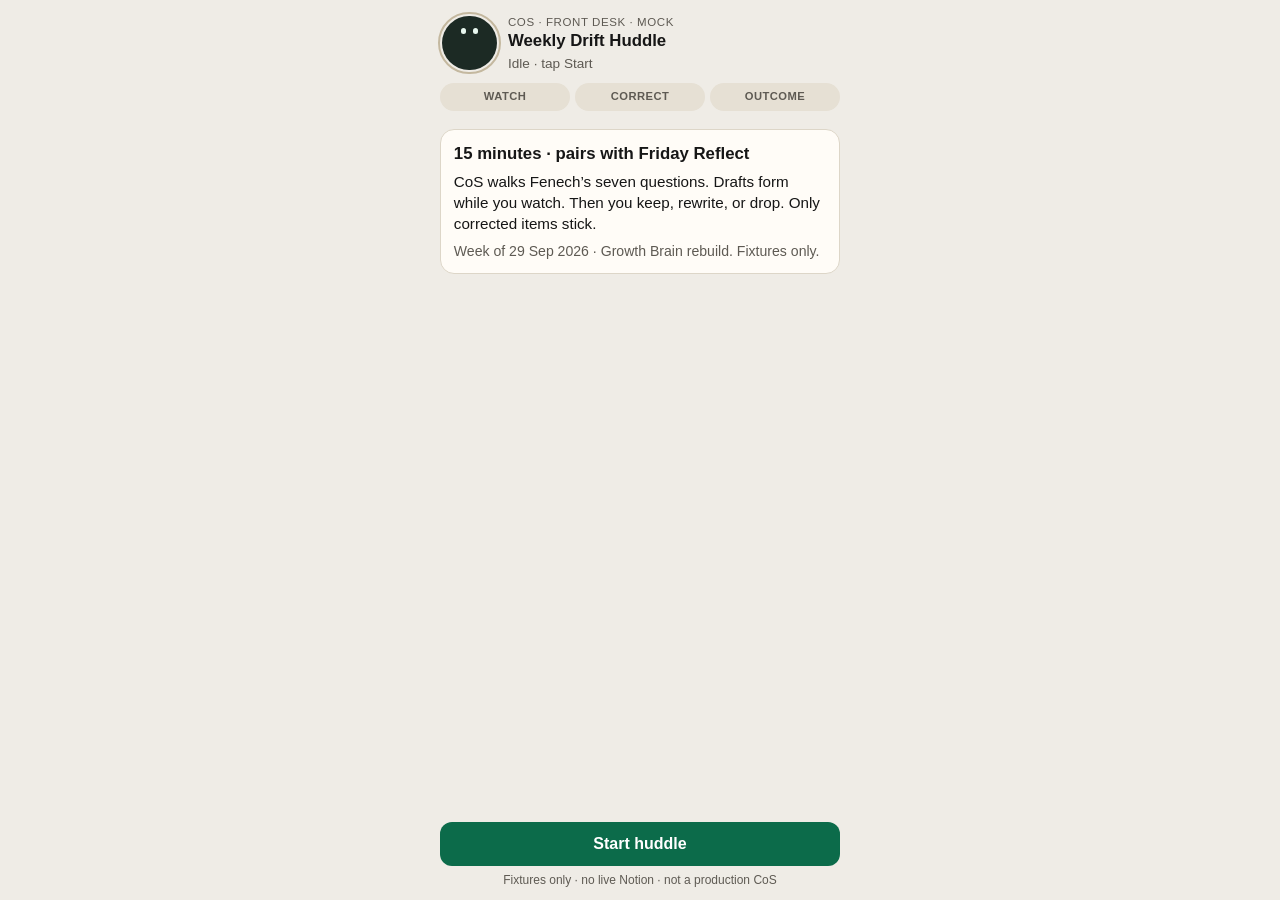
<file: weekly-drift-huddle/index.html>
<!DOCTYPE html>
<html lang="en">
<head>
  <meta charset="utf-8" />
  <meta name="viewport" content="width=device-width, initial-scale=1, viewport-fit=cover" />
  <meta name="color-scheme" content="dark light" />
  <title>Weekly Drift Huddle · Company OS</title>
  <style>
    :root {
      --bg: #101210;
      --card: #1b1f1c;
      --ink: #f0eee6;
      --muted: #9a9a90;
      --line: #2c322c;
      --cos: #2f9d6a;
      --cos-soft: #1a3a2c;
      --gold: #d4b36a;
      --gold-soft: #3a3218;
      --skill: #7eb6e0;
      --routine: #c9a6dc;
      --retire: #e0a070;
      --drop: #d08078;
      --ok: #8fd6b5;
      --pulse: #3dbe84;
      --bar: #101210;
    }
    @media (prefers-color-scheme: light) {
      :root {
        --bg: #efece6;
        --card: #fffcf7;
        --ink: #161616;
        --muted: #5e5a53;
        --line: #ddd6c8;
        --cos: #0c6b4a;
        --cos-soft: #d8f3e8;
        --gold: #8a4b00;
        --gold-soft: #fff1d6;
        --skill: #1f4e78;
        --routine: #5c3d72;
        --retire: #8a4b00;
        --drop: #8a1f11;
        --ok: #145c38;
        --pulse: #1aa36d;
        --bar: #efece6;
      }
    }
    * { box-sizing: border-box; }
    html, body { margin: 0; height: 100%; }
    body {
      font-family: -apple-system, BlinkMacSystemFont, "Segoe UI", Roboto, Helvetica, Arial, sans-serif;
      background: var(--bg);
      color: var(--ink);
      line-height: 1.4;
      -webkit-text-size-adjust: 100%;
    }
    .app {
      min-height: 100%;
      max-width: 26.5rem;
      margin: 0 auto;
      display: flex;
      flex-direction: column;
      padding: 0.7rem 0.75rem calc(0.7rem + env(safe-area-inset-bottom));
    }
    header {
      display: flex;
      gap: 0.7rem;
      align-items: center;
      padding: 0.15rem 0.15rem 0.65rem;
    }
    .avatar {
      position: relative;
      width: 3.4rem;
      height: 3.4rem;
      flex: 0 0 3.4rem;
    }
    .ring {
      position: absolute;
      inset: -4px;
      border-radius: 50%;
      border: 2px solid #3a423c;
    }
    @media (prefers-color-scheme: light) {
      .ring { border-color: #c4b89f; }
    }
    .avatar.talk .ring {
      border-color: var(--pulse);
      animation: pulse 1.1s ease-out infinite;
    }
    .avatar.listen .ring { border-color: #5a635c; }
    @media (prefers-color-scheme: light) {
      .avatar.listen .ring { border-color: #c4b89f; }
    }
    .face {
      width: 100%;
      height: 100%;
      border-radius: 50%;
      background: #1c2a24;
      display: grid;
      place-items: center;
      position: relative;
      z-index: 1;
    }
    .eyes { display: flex; gap: 0.42rem; }
    .eyes i {
      display: block;
      width: 0.34rem;
      height: 0.34rem;
      border-radius: 50%;
      background: #e8f7ef;
    }
    .avatar.talk .mouth {
      position: absolute;
      width: 0.55rem;
      height: 0.22rem;
      border-radius: 0 0 8px 8px;
      background: #8fd6b5;
      bottom: 0.85rem;
      animation: talk 0.28s ease-in-out infinite alternate;
    }
    .who { min-width: 0; }
    .kicker {
      margin: 0;
      font-size: 0.72rem;
      letter-spacing: 0.05em;
      text-transform: uppercase;
      color: var(--muted);
    }
    h1 {
      margin: 0.1rem 0 0;
      font-size: 1.05rem;
      line-height: 1.2;
    }
    .state {
      margin: 0.15rem 0 0;
      font-size: 0.85rem;
      color: var(--cos);
      font-weight: 600;
    }
    .state[data-mode="idle"],
    .state[data-mode="done"] { color: var(--muted); font-weight: 500; }
    .state[data-mode="listen"] { color: var(--muted); }
    .ladder {
      display: grid;
      grid-template-columns: 1fr 1fr 1fr;
      gap: 0.3rem;
      list-style: none;
      margin: 0 0 0.5rem;
      padding: 0;
    }
    .ladder li {
      text-align: center;
      font-size: 0.7rem;
      font-weight: 700;
      letter-spacing: 0.04em;
      text-transform: uppercase;
      padding: 0.38rem 0.2rem;
      border-radius: 999px;
      background: #242824;
      color: var(--muted);
    }
    @media (prefers-color-scheme: light) {
      .ladder li { background: #e6e0d4; }
    }
    .ladder li.on { background: var(--cos); color: #fff; }
    .agenda {
      display: flex;
      gap: 0.28rem;
      margin: 0 0 0.55rem;
      padding: 0;
      list-style: none;
    }
    .agenda li {
      flex: 1;
      height: 0.28rem;
      border-radius: 99px;
      background: #242824;
    }
    @media (prefers-color-scheme: light) {
      .agenda li { background: #ddd6c8; }
    }
    .agenda li.on { background: var(--cos); }
    .agenda li.now { background: var(--gold); }
    main { flex: 1; display: flex; flex-direction: column; gap: 0.6rem; min-height: 0; }
    .stage {
      background: var(--card);
      border: 1px solid var(--line);
      border-radius: 14px;
      padding: 0.8rem 0.8rem 0.7rem;
    }
    .q-label {
      margin: 0 0 0.35rem;
      font-size: 0.7rem;
      letter-spacing: 0.04em;
      text-transform: uppercase;
      color: var(--muted);
      font-weight: 700;
    }
    .idle-copy h2, .outcome h2, .review-head h2 {
      margin: 0 0 0.3rem;
      font-size: 1.05rem;
    }
    .idle-copy p, .review-head p { margin: 0 0 0.45rem; font-size: 0.95rem; }
    .idle-copy p:last-child { margin: 0; color: var(--muted); font-size: 0.88rem; }
    .log { display: flex; flex-direction: column; gap: 0.5rem; min-height: 5.6rem; }
    .bubble {
      max-width: 94%;
      padding: 0.55rem 0.7rem;
      border-radius: 12px;
      font-size: 0.95rem;
    }
    .bubble.av { background: #222823; }
    .bubble.me { align-self: flex-end; background: var(--cos-soft); }
    @media (prefers-color-scheme: light) {
      .bubble.av { background: #f3eee4; }
    }
    .bubble .tag {
      display: block;
      font-size: 0.7rem;
      letter-spacing: 0.03em;
      text-transform: uppercase;
      color: var(--muted);
      margin-bottom: 0.15rem;
    }
    .tray { display: grid; gap: 0.55rem; padding-bottom: 0.85rem; }
    .review-head { padding: 0 0.1rem; }
    .card {
      background: var(--card);
      border: 1px solid var(--line);
      border-radius: 12px;
      padding: 0.7rem 0.75rem 0.7rem;
    }
    .card.forming { border-style: dashed; }
    .card.flag { border-color: var(--gold); background: color-mix(in srgb, var(--gold-soft) 70%, var(--card)); }
    .card.accepted, .card.edited { border-color: color-mix(in srgb, var(--cos) 45%, var(--line)); }
    .card.rejected { opacity: 0.48; }
    .card-h {
      display: flex;
      justify-content: space-between;
      align-items: center;
      gap: 0.45rem;
      margin-bottom: 0.4rem;
    }
    .kind {
      font-size: 0.68rem;
      font-weight: 800;
      letter-spacing: 0.05em;
      text-transform: uppercase;
      color: var(--gold);
    }
    .kind.skill { color: var(--skill); }
    .kind.routine { color: var(--routine); }
    .kind.retire { color: var(--retire); }
    .kind.unknown { color: var(--muted); }
    .pill {
      font-size: 0.68rem;
      font-weight: 700;
      letter-spacing: 0.03em;
      text-transform: uppercase;
      padding: 0.16rem 0.4rem;
      border-radius: 999px;
      background: #242824;
      color: var(--muted);
    }
    @media (prefers-color-scheme: light) {
      .pill { background: #ece7dc; }
    }
    .pill.forming { background: var(--gold-soft); color: var(--gold); }
    .pill.flag { background: var(--gold-soft); color: var(--gold); }
    .pill.accepted, .pill.edited { background: var(--cos-soft); color: var(--ok); }
    .pill.rejected { background: #3a2220; color: var(--drop); }
    @media (prefers-color-scheme: light) {
      .pill.rejected { background: #fde8e6; }
    }
    .card p { margin: 0; font-size: 0.92rem; }
    .card textarea {
      width: 100%;
      min-height: 4.6rem;
      resize: vertical;
      font: inherit;
      font-size: 0.92rem;
      color: var(--ink);
      background: var(--bg);
      border: 1px solid var(--line);
      border-radius: 8px;
      padding: 0.5rem 0.55rem;
    }
    .actions {
      display: flex;
      flex-wrap: wrap;
      gap: 0.35rem;
      margin-top: 0.55rem;
    }
    .actions button {
      min-height: 2.15rem;
      padding: 0.35rem 0.6rem;
      font-size: 0.82rem;
      border-radius: 9px;
    }
    .actions .nudge { background: var(--gold); color: #1a1408; }
    @media (prefers-color-scheme: light) {
      .actions .nudge { color: #fff; background: var(--gold); }
    }
    .actions .drop { background: transparent; color: var(--drop); border: 1px solid var(--line); }
    .outcome {
      background: var(--card);
      border: 1px solid var(--line);
      border-radius: 12px;
      padding: 0.8rem 0.8rem 0.7rem;
    }
    .outcome .lede { margin: 0 0 0.7rem; color: var(--muted); font-size: 0.9rem; }
    .bucket { margin: 0 0 0.75rem; }
    .bucket:last-child { margin-bottom: 0; }
    .bucket h3 {
      margin: 0 0 0.35rem;
      font-size: 0.72rem;
      letter-spacing: 0.05em;
      text-transform: uppercase;
      color: var(--muted);
    }
    .bucket ul { margin: 0; padding: 0; list-style: none; }
    .bucket li {
      padding: 0.45rem 0;
      border-top: 1px solid var(--line);
      font-size: 0.92rem;
    }
    .empty {
      margin: 0;
      padding: 0.6rem 0 0.2rem;
      color: var(--muted);
      font-size: 0.95rem;
    }
    .bar {
      display: grid;
      gap: 0.45rem;
      margin-top: auto;
      padding-top: 0.45rem;
      background: var(--bar);
      position: sticky;
      bottom: 0;
    }
    .bar.row { grid-template-columns: 1fr 1fr; }
    .bar.row3 { grid-template-columns: 1fr 1fr 1fr; }
    button {
      appearance: none;
      border: 0;
      border-radius: 12px;
      min-height: 2.75rem;
      padding: 0.65rem 0.8rem;
      font: inherit;
      font-weight: 650;
      font-size: 1rem;
      background: var(--cos);
      color: #fff;
    }
    button.ghost {
      background: transparent;
      color: var(--ink);
      border: 1px solid var(--line);
    }
    button:disabled { opacity: 0.45; }
    button:focus-visible { outline: 3px solid var(--pulse); outline-offset: 2px; }
    .hidden, .agenda[hidden] { display: none !important; }
    footer {
      margin: 0.35rem 0 0;
      font-size: 0.75rem;
      color: var(--muted);
      text-align: center;
    }
    @keyframes pulse {
      0% { transform: scale(0.96); opacity: 1; }
      100% { transform: scale(1.12); opacity: 0.2; }
    }
    @keyframes talk {
      from { transform: scaleX(0.7); }
      to { transform: scaleX(1.15); }
    }
    @media (prefers-reduced-motion: reduce) {
      .avatar.talk .ring, .avatar.talk .mouth { animation: none; }
    }
  </style>
</head>
<body>
  <div class="app" id="app">
    <header>
      <div class="avatar" id="avatar" data-mode="idle">
        <div class="ring"></div>
        <div class="face">
          <div class="eyes"><i></i><i></i></div>
          <div class="mouth"></div>
        </div>
      </div>
      <div class="who">
        <p class="kicker">CoS · Front Desk · mock</p>
        <h1>Weekly Drift Huddle</h1>
        <p class="state" id="modeLabel" data-mode="idle">Idle · tap Start</p>
      </div>
    </header>

    <main>
      <ol class="ladder" id="ladder" aria-label="Trust ladder">
        <li data-k="watch">Watch</li>
        <li data-k="correct">Correct</li>
        <li data-k="outcome">Outcome</li>
      </ol>
      <ol class="agenda" id="agenda" aria-label="Seven questions" hidden></ol>

      <section class="stage" id="stage" aria-live="polite">
        <div class="idle-copy" id="idleCopy">
          <h2>15 minutes · pairs with Friday Reflect</h2>
          <p>CoS walks Fenech’s seven questions. Drafts form while you watch. Then you keep, rewrite, or drop. Only corrected items stick.</p>
          <p>Week of 29 Sep 2026 · Growth Brain rebuild. Fixtures only.</p>
        </div>
        <div class="log hidden" id="log"></div>
      </section>

      <section class="review-head hidden" id="reviewHead">
        <h2>Correct the drafts</h2>
        <p>Keep, rewrite, or drop. Pending and dropped items do not stick.</p>
      </section>

      <section class="tray" id="tray" aria-label="Proposed updates"></section>

      <section class="outcome hidden" id="outcome"></section>
    </main>

    <div class="bar" id="bar">
      <button type="button" id="startBtn">Start huddle</button>
    </div>
    <footer>Fixtures only · no live Notion · not a production CoS</footer>
  </div>

  <script>
    const DRAFTS = [
      {
        id: "m1",
        kind: "memory",
        q: 1,
        text: "Company OS is Viraj’s own-business operating system (Growth Brain). Six arenas stay separate. Friday Reflect closes the week; this huddle is the CoS memory pass."
      },
      {
        id: "m2",
        kind: "memory",
        q: 2,
        flag: true,
        text: "When Viraj says ship, merge to main.",
        suggested: "Ship means open a PR into Projects. Viraj approves. Agents never self-ship."
      },
      {
        id: "r3",
        kind: "retire",
        q: 3,
        text: "Retire the old factory: weekday standup, ship queue, and weekly fleet review (paused 29 Sep)."
      },
      {
        id: "m4",
        kind: "memory",
        q: 4,
        text: "Trust rule: Viraj approves. Cloud agents build in isolation. Nothing self-ships. Watch → correct → skill → then routine."
      },
      {
        id: "m5",
        kind: "memory",
        q: 5,
        text: "Next demo is the Account Memory Card."
      },
      {
        id: "s6",
        kind: "skill",
        q: 6,
        text: "Ship-brief → phone demo: idle screen, Watch / Correct / Outcome ladder, fixtures, README line, PR into Projects."
      },
      {
        id: "u6",
        kind: "routine",
        q: 6,
        text: "Daily 07:30 X mention sweep into Front Desk."
      },
      {
        id: "o7",
        kind: "unknown",
        q: 7,
        text: "Still unclear whether CoS drafts Friday Reflect, or only this huddle."
      }
    ];

    const BEATS = [
      {
        q: 1,
        title: "1 · Permanent context",
        av: "This week I locked that Company OS is Growth Brain — six arenas, kept separate. Friday Reflect closes the week. This huddle is how I stop drifting.",
        drafts: ["m1"],
        chip: "Next · corrections"
      },
      {
        q: 2,
        title: "2 · Repeated corrections",
        av: "You corrected me twice: ship does not mean merge. I still drafted it the old way. Flag it when we review.",
        drafts: ["m2"],
        chip: "Next · outdated"
      },
      {
        q: 3,
        title: "3 · Outdated info",
        av: "I’m still holding the old factory — weekday standup, ship queue, weekly fleet review. Those were paused yesterday.",
        drafts: ["r3"],
        chip: "Next · decisions"
      },
      {
        q: 4,
        title: "4 · Decisions",
        av: "Decision that changes how I operate: you approve, cloud agents build in isolation, nothing self-ships. Watch, then correct, then skill, then routine.",
        drafts: ["m4"],
        chip: "Next · misses"
      },
      {
        q: 5,
        title: "5 · Misunderstandings",
        av: "I assumed Account Memory Card was next. That’s held. I also mixed a day-job note into Company OS — arenas stay separate.",
        drafts: ["m5"],
        chip: "Next · recurring"
      },
      {
        q: 6,
        title: "6 · Recurring work",
        av: "Every ship-brief becoming a phone demo is a skill. I also drafted a daily X mention sweep. That looks like the old factory — drop it if I’m wrong.",
        drafts: ["s6", "u6"],
        chip: "Next · unknowns"
      },
      {
        q: 7,
        title: "7 · Remaining unknowns",
        av: "Still unclear: do I draft Friday Reflect, or only this huddle? I will not invent a memory for that.",
        drafts: ["o7"],
        chip: "Review drafts"
      }
    ];

    const KIND_LABEL = {
      memory: "Memory",
      skill: "Skill",
      routine: "Routine",
      retire: "Retire",
      unknown: "Unknown"
    };

    const el = {
      app: document.getElementById("app"),
      avatar: document.getElementById("avatar"),
      mode: document.getElementById("modeLabel"),
      idle: document.getElementById("idleCopy"),
      log: document.getElementById("log"),
      stage: document.getElementById("stage"),
      agenda: document.getElementById("agenda"),
      tray: document.getElementById("tray"),
      reviewHead: document.getElementById("reviewHead"),
      outcome: document.getElementById("outcome"),
      bar: document.getElementById("bar")
    };

    let phase = "idle";
    let beat = -1;
    let advancing = false;
    let items = [];
    const timers = [];
    const reduceMotion = window.matchMedia("(prefers-reduced-motion: reduce)").matches;

    function later(fn, ms) {
      const id = setTimeout(fn, ms);
      timers.push(id);
      return id;
    }

    function clearTimers() {
      while (timers.length) clearTimeout(timers.pop());
    }

    function setPhase(name, highlight) {
      phase = name;
      const lit = highlight === undefined ? name : highlight;
      document.querySelectorAll("#ladder li").forEach(function (li) {
        li.classList.toggle("on", li.dataset.k === lit);
      });
    }

    function setMode(mode, label) {
      el.avatar.className = "avatar " + (mode === "talk" ? "talk" : mode === "listen" ? "listen" : "");
      el.avatar.dataset.mode = mode;
      el.mode.dataset.mode = mode;
      el.mode.textContent = label;
    }

    function addBubble(who, text) {
      const div = document.createElement("div");
      div.className = "bubble " + who;
      const tag = document.createElement("span");
      tag.className = "tag";
      tag.textContent = who === "av" ? "CoS" : "You";
      div.appendChild(tag);
      div.appendChild(document.createTextNode(text));
      el.log.appendChild(div);
      [...el.log.querySelectorAll(".bubble")].slice(0, -2).forEach(function (node) { node.remove(); });
    }

    function itemById(id) {
      return items.find(function (it) { return it.id === id; });
    }

    function actedCount() {
      return items.filter(function (it) { return it.status !== "draft" && it.status !== "forming"; }).length;
    }

    function stuckItems() {
      return items.filter(function (it) { return it.status === "accepted" || it.status === "edited"; });
    }

    function buildAgenda() {
      el.agenda.innerHTML = "";
      BEATS.forEach(function (b, i) {
        const li = document.createElement("li");
        li.dataset.i = String(i);
        el.agenda.appendChild(li);
      });
      el.agenda.hidden = false;
    }

    function paintAgenda() {
      [...el.agenda.children].forEach(function (li, i) {
        li.className = i < beat ? "on" : i === beat ? "now" : "";
      });
    }

    function cardFor(item, interactive) {
      const art = document.createElement("article");
      art.className = "card " + item.status + (item.flag && item.status === "draft" ? " flag" : "");
      art.dataset.id = item.id;

      const head = document.createElement("div");
      head.className = "card-h";
      const kind = document.createElement("span");
      kind.className = "kind " + item.kind;
      kind.textContent = KIND_LABEL[item.kind] + " · Q" + item.q;
      const pill = document.createElement("span");
      const pillKind = item.status === "draft" && item.flag ? "flag" : item.status;
      pill.className = "pill " + pillKind;
      pill.textContent = item.status === "forming" ? "Drafting…"
        : item.status === "draft" && item.flag ? "Looks off"
        : item.status === "draft" ? "Draft"
        : item.status === "accepted" ? "Kept"
        : item.status === "edited" ? "Rewritten"
        : "Dropped";
      head.appendChild(kind);
      head.appendChild(pill);
      art.appendChild(head);

      if (item.editing) {
        const ta = document.createElement("textarea");
        ta.value = item.text;
        ta.id = "edit-" + item.id;
        art.appendChild(ta);
      } else {
        const p = document.createElement("p");
        p.textContent = item.text;
        art.appendChild(p);
      }

      if (interactive && item.status !== "forming") {
        const actions = document.createElement("div");
        actions.className = "actions";

        if (item.editing) {
          const save = document.createElement("button");
          save.type = "button";
          save.textContent = "Save rewrite";
          save.addEventListener("click", function () {
            const next = document.getElementById("edit-" + item.id).value.trim();
            if (!next) return;
            item.text = next;
            item.editing = false;
            item.status = "edited";
            renderTray();
            renderBar();
          });
          const cancel = document.createElement("button");
          cancel.type = "button";
          cancel.className = "ghost";
          cancel.textContent = "Cancel";
          cancel.addEventListener("click", function () {
            item.editing = false;
            renderTray();
          });
          actions.appendChild(save);
          actions.appendChild(cancel);
        } else if (item.status === "draft") {
          if (item.suggested) {
            const nudge = document.createElement("button");
            nudge.type = "button";
            nudge.className = "nudge";
            nudge.id = "nudgeBtn";
            nudge.textContent = "Rewrite: PR into Projects";
            nudge.addEventListener("click", function () {
              item.text = item.suggested;
              item.status = "edited";
              renderTray();
              renderBar();
            });
            actions.appendChild(nudge);
          }
          const keep = document.createElement("button");
          keep.type = "button";
          keep.className = item.suggested ? "ghost" : "";
          keep.textContent = "Keep";
          keep.addEventListener("click", function () {
            item.status = "accepted";
            renderTray();
            renderBar();
          });
          const edit = document.createElement("button");
          edit.type = "button";
          edit.className = "ghost";
          edit.textContent = "Edit";
          edit.addEventListener("click", function () {
            item.editing = true;
            renderTray();
          });
          const drop = document.createElement("button");
          drop.type = "button";
          drop.className = "drop";
          drop.id = item.id === "u6" ? "dropRoutineBtn" : "";
          drop.textContent = "Drop";
          drop.addEventListener("click", function () {
            item.status = "rejected";
            renderTray();
            renderBar();
          });
          actions.appendChild(keep);
          actions.appendChild(edit);
          actions.appendChild(drop);
        } else {
          const undo = document.createElement("button");
          undo.type = "button";
          undo.className = "ghost";
          undo.textContent = "Undo";
          undo.addEventListener("click", function () {
            item.status = "draft";
            item.text = item.original;
            renderTray();
            renderBar();
          });
          actions.appendChild(undo);
        }
        art.appendChild(actions);
      }

      return art;
    }

    function renderTray() {
      el.tray.innerHTML = "";
      const interactive = phase === "correct";
      const visible = interactive
        ? items.filter(function (it) { return it.status !== "forming"; })
        : items.filter(function (it) { return it.revealed; }).slice(-3);
      visible.forEach(function (it) { el.tray.appendChild(cardFor(it, interactive)); });
    }

    function revealDrafts(ids) {
      ids.forEach(function (id) {
        const it = itemById(id);
        if (!it) return;
        it.revealed = true;
        it.status = "draft";
      });
      renderTray();
    }

    function sayBeat() {
      const b = BEATS[beat];
      el.stage.querySelector(".q-label") && el.stage.querySelector(".q-label").remove();
      const q = document.createElement("p");
      q.className = "q-label";
      q.id = "qLabel";
      q.textContent = b.title;
      el.log.before(q);
      setMode("talk", "Speaking · mock");
      addBubble("av", b.av);
      paintAgenda();
      later(function () {
        revealDrafts(b.drafts);
        setMode("listen", beat === BEATS.length - 1 ? "Listening · review" : "Listening · your tap");
      }, reduceMotion ? 0 : 700);
    }

    function start() {
      items = DRAFTS.map(function (d) {
        return {
          id: d.id,
          kind: d.kind,
          q: d.q,
          flag: !!d.flag,
          suggested: d.suggested || "",
          text: d.text,
          original: d.text,
          status: "forming",
          revealed: false,
          editing: false
        };
      });
      beat = 0;
      advancing = false;
      setPhase("watch");
      el.idle.classList.add("hidden");
      el.log.classList.remove("hidden");
      el.log.innerHTML = "";
      el.outcome.classList.add("hidden");
      el.reviewHead.classList.add("hidden");
      el.stage.classList.remove("hidden");
      buildAgenda();
      sayBeat();
      renderBar();
      if (!reduceMotion) {
        later(function () { autoAdvance(); }, 2400);
      }
    }

    function autoAdvance() {
      if (phase !== "watch" || advancing || beat < 0 || beat >= BEATS.length - 1) return;
      advance();
    }

    function advance() {
      if (advancing || phase !== "watch" || beat < 0) return;
      if (beat >= BEATS.length - 1) {
        enterCorrect();
        return;
      }
      advancing = true;
      clearTimers();
      addBubble("me", BEATS[beat].chip.replace(/^Next · /, "").replace(/^Review drafts$/, "Go on"));
      later(function () {
        beat += 1;
        sayBeat();
        renderBar();
        advancing = false;
        if (!reduceMotion && beat < BEATS.length - 1) {
          later(autoAdvance, 2500);
        }
      }, 240);
    }

    function skipToReview() {
      clearTimers();
      advancing = false;
      beat = BEATS.length - 1;
      items.forEach(function (it) {
        it.revealed = true;
        it.status = "draft";
      });
      paintAgenda();
      enterCorrect();
    }

    function enterCorrect() {
      clearTimers();
      setPhase("correct");
      items.forEach(function (it) {
        it.revealed = true;
        if (it.status === "forming") it.status = "draft";
      });
      el.stage.classList.add("hidden");
      el.reviewHead.classList.remove("hidden");
      setMode("listen", "Your call · keep, rewrite, drop");
      renderTray();
      renderBar();
      el.reviewHead.scrollIntoView({ block: "start" });
    }

    function bucketList(kind, title) {
      const rows = stuckItems().filter(function (it) { return it.kind === kind; });
      if (!rows.length) return "";
      return "<div class=\"bucket\"><h3>" + title + "</h3><ul>" +
        rows.map(function (it) { return "<li>" + escapeHtml(it.text) + "</li>"; }).join("") +
        "</ul></div>";
    }

    function escapeHtml(s) {
      return s.replace(/[&<>"']/g, function (c) {
        return ({ "&": "&amp;", "<": "&lt;", ">": "&gt;", "\"": "&quot;", "'": "&#39;" })[c];
      });
    }

    function fillOutcome() {
      const stuck = stuckItems();
      const dropped = items.filter(function (it) { return it.status === "rejected"; }).length;
      const pending = items.filter(function (it) { return it.status === "draft"; }).length;
      let html = "<h2>What changed in how I work with you</h2>";
      if (!stuck.length) {
        html += "<p class=\"empty\">Nothing stuck. Drift unchanged. Pending and dropped drafts were not written in.</p>";
      } else {
        html += "<p class=\"lede\">Only items you kept or rewrote. " +
          dropped + " dropped · " + pending + " left pending.</p>";
        html += bucketList("memory", "Memories saved");
        html += bucketList("skill", "Skills proposed");
        html += bucketList("routine", "Routines queued");
        html += bucketList("retire", "Retired");
        html += bucketList("unknown", "Still open");
      }
      el.outcome.innerHTML = html;
    }

    function finish() {
      setPhase("outcome");
      el.reviewHead.classList.add("hidden");
      el.stage.classList.add("hidden");
      el.tray.innerHTML = "";
      fillOutcome();
      el.outcome.classList.remove("hidden");
      setMode("done", "Huddle closed · 15 min");
      renderBar();
      el.agenda.hidden = true;
      el.outcome.scrollIntoView({ block: "start" });
    }

    function renderBar() {
      el.bar.innerHTML = "";
      el.bar.className = "bar";
      if (phase === "idle") {
        const b = document.createElement("button");
        b.id = "startBtn";
        b.textContent = "Start huddle";
        b.addEventListener("click", start);
        el.bar.appendChild(b);
        return;
      }
      if (phase === "watch") {
        el.bar.className = "bar row";
        const skip = document.createElement("button");
        skip.className = "ghost";
        skip.id = "skipBtn";
        skip.textContent = "Skip to drafts";
        skip.addEventListener("click", skipToReview);
        const next = document.createElement("button");
        next.id = "nextBtn";
        next.textContent = BEATS[beat].chip;
        next.addEventListener("click", advance);
        el.bar.appendChild(skip);
        el.bar.appendChild(next);
        return;
      }
      if (phase === "correct") {
        el.bar.className = "bar";
        const done = document.createElement("button");
        done.id = "finishBtn";
        done.textContent = actedCount() ? "See what stuck · " + actedCount() : "See what stuck";
        done.addEventListener("click", finish);
        el.bar.appendChild(done);
        return;
      }
      const restart = document.createElement("button");
      restart.id = "restartBtn";
      restart.textContent = "Restart";
      restart.addEventListener("click", reset);
      el.bar.appendChild(restart);
    }

    function reset() {
      clearTimers();
      phase = "idle";
      beat = -1;
      advancing = false;
      items = [];
      setPhase("idle", "");
      el.agenda.innerHTML = "";
      el.agenda.hidden = true;
      el.log.innerHTML = "";
      el.log.classList.add("hidden");
      el.idle.classList.remove("hidden");
      el.stage.classList.remove("hidden");
      const q = document.getElementById("qLabel");
      if (q) q.remove();
      el.reviewHead.classList.add("hidden");
      el.tray.innerHTML = "";
      el.outcome.classList.add("hidden");
      setMode("idle", "Idle · tap Start");
      renderBar();
    }

    document.getElementById("startBtn").addEventListener("click", start);
  </script>
</body>
</html>
</file>
